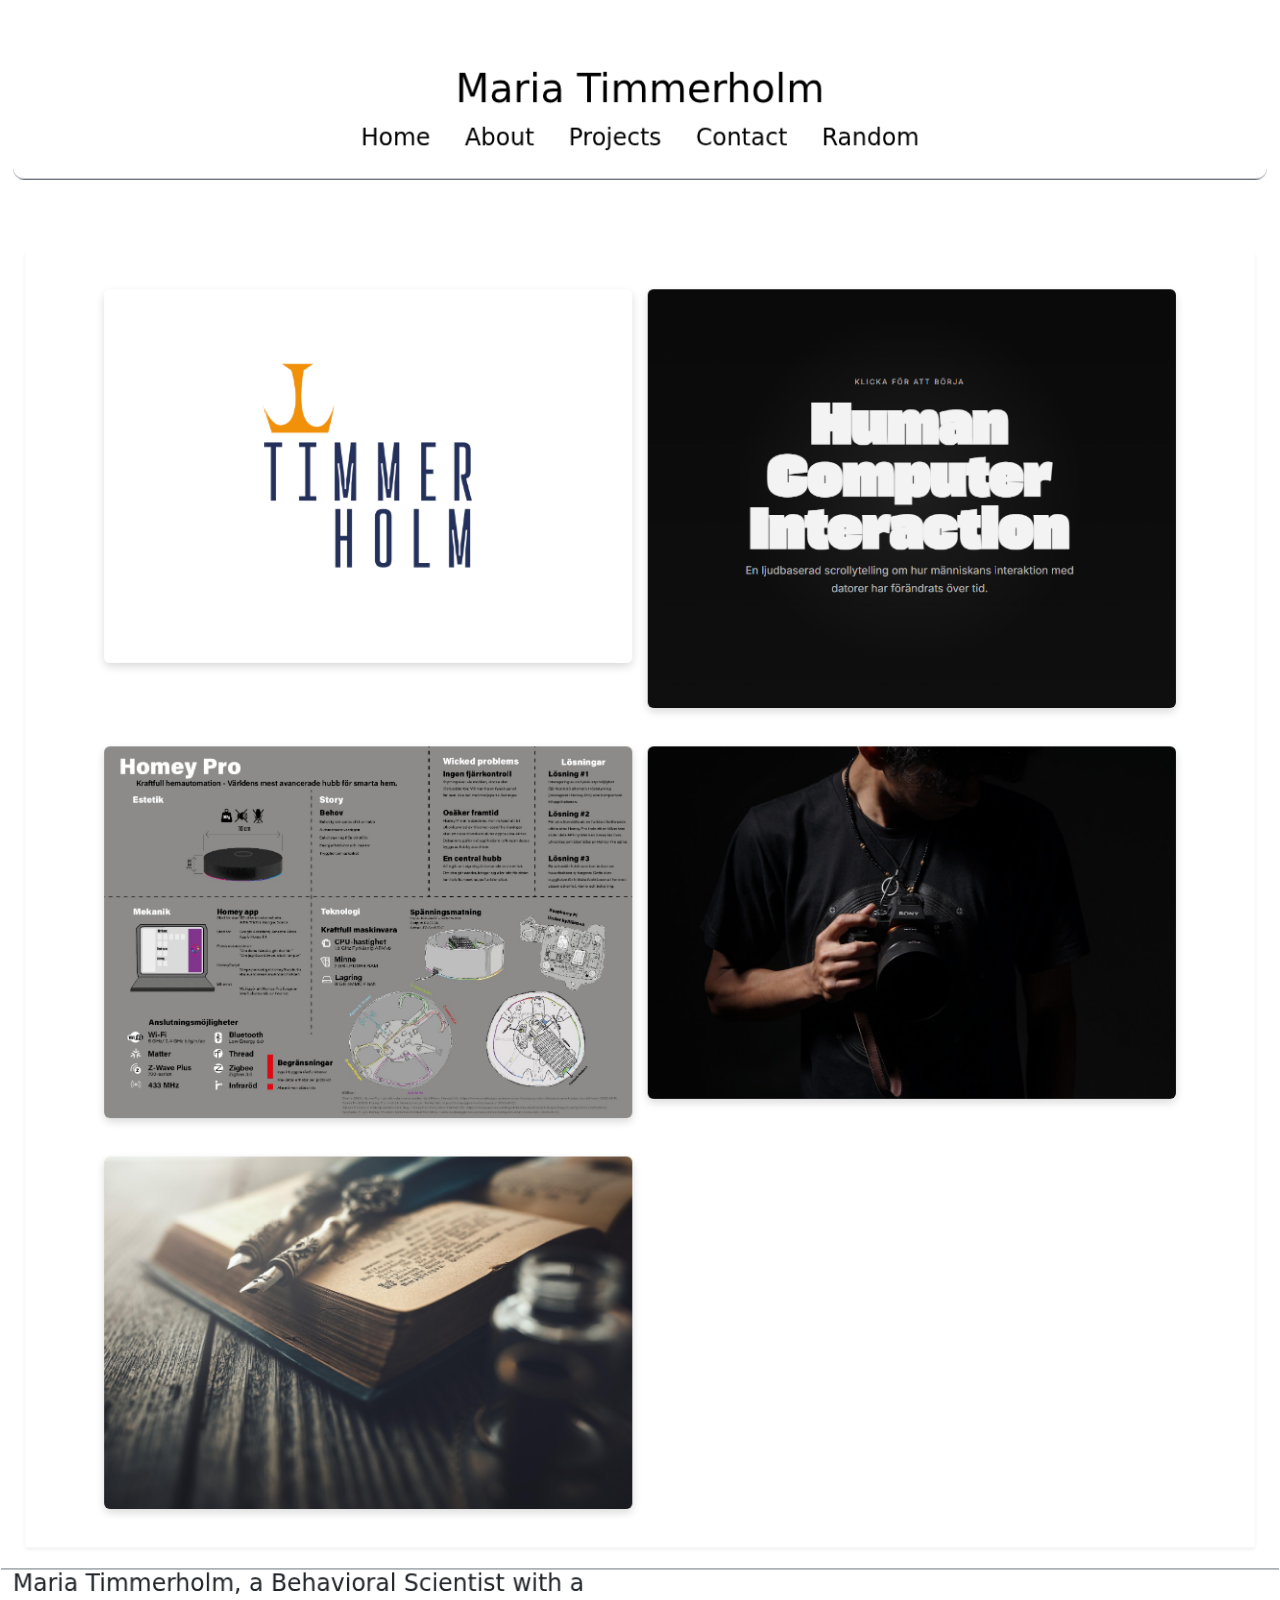
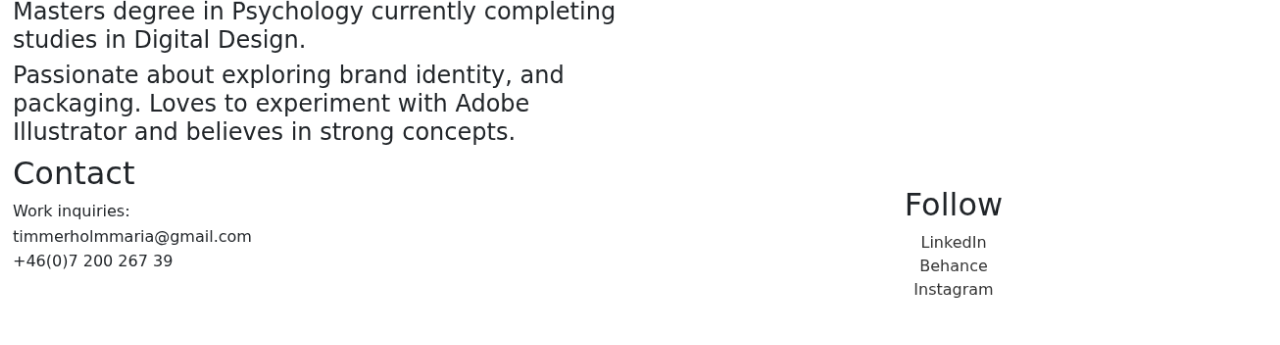
<file: index.html>
<!DOCTYPE html>
<html lang="en">
  <head>
    <meta charset="UTF-8" />
    <meta name="viewport" content="width=device-width, initial-scale=1.0" />
    <title>My Portfolio</title>
    <!-- Google Font -->
    <link href="https://fonts.googleapis.com/css2?family=Inter:wght@400;600&display=swap" rel="stylesheet">
    <!-- Bootstrap CSS -->
    <link href="https://cdn.jsdelivr.net/npm/bootstrap@5.3.2/dist/css/bootstrap.min.css" rel="stylesheet">
    <!-- Egen CSS -->
    <link href="style.css" rel="stylesheet">
  </head>
  <body>
    <header class="fade-in border-bottom border-secondary delay-1 fade-section">
      <h1>Maria Timmerholm</h1>
      <nav>
        <a href="index.html">Home</a>
        <a href="about.html">About</a>
        <a href="projects.html">Projects</a>
        <a href="contact.html">Contact</a>
        <a href="random.html">Random</a>
      </nav>
    </header>
    <!-- MAIN -->
    <main class="fade-in delay-2 fade-section">
      <!-- PROJECTS-DEL -->
      <section class="projects shadow-sm p-3 mb-5 fade-in delay-2 fade-section">
        <div class="container mt-4 text-center">
          <div class="row g-3">
            <div class="col-md-6 mb-4">
              <div class="project-img">
                <img src="images/project1.jpg" class="img-fluid rounded" alt="Project 1">
                <div class="pdf-overlay">
                  <a href="packages.html" target="_blank" class="btn btn-light">View "Packages"</a>
                </div>
              </div>
            </div>
            <div class="col-md-6 mb-4">
              <div class="project-img">
                <img src="images/HCI.png" class="img-fluid rounded" alt="Human computer interaction">
                <div class="pdf-overlay">
                  <a href="hci.html" target="_blank" class="btn btn-light"> View "Human Computer Interaction"</a>
                </div>
              </div>          
            </div>
            <div class="col-md-6 mb-4">
              <div class="project-img">
                <img src="images/homeypro.jpg" class="img-fluid rounded" alt="Homey Pro">
                <div class="pdf-overlay">
                  <a href="homeypro.html" target="_blank" class="btn btn-light">View "Homey Pro"</a>
                </div>
              </div>
            </div>
            <div class="col-md-6 mb-4">
              <div class="project-img">
                <img src="images/professions.jpg" class="img-fluid rounded" alt="Literature">
                <div class="pdf-overlay">
                  <a href="professions.html" target="_blank" class="btn btn-light">View "Multimodal Era"</a>
                </div>
              </div>
            </div>
            <div class="col-md-6 mb-4">
              <div class="project-img">
                <img src="images/literature.jpg" class="img-fluid rounded" alt="Professions">
                <div class="pdf-overlay">
                  <a href="literature.html" target="_blank" class="btn btn-light"> View Literature</a>
                </div>
              </div>
            </div>
          </div>
        </div>
      </section>
      <section>
        <div class="row border-top border-secondary mt-3">
          <div class="col text-left">
            <h4>Maria Timmerholm, a Behavioral Scientist with a Masters degree in Psychology currently completing studies in Digital Design.</h4>
            <h4>Passionate about exploring brand identity, and packaging. Loves to experiment with Adobe Illustrator and believes in strong concepts.</h4>
          </div>
          <div class="col">
          </div>
        </div>
      </section>
      <section>
        <div class="d-flex justify-content-between">
          <div class="col text-left">
            <h2>Contact</h2>
            <p>Work inquiries:</p>
            <p>timmerholmmaria@gmail.com</p>
            <p>+46(0)7 200 267 39</p>
          </div>
          <div class="social-links col text-right">
            <h2>Follow</h2>
            <ul>
              <li><a href="https://www.linkedin.com/in/maria-timmerholm-558041135/" target="_blank">LinkedIn</a>
              <li><a href="NN">Behance</a></li>
              <li><a href="https://www.instagram.com/mariat.design" target="_blank">Instagram</a>
            </ul>
          </div>
        </div>
      </section>
    </main>
    <footer class="fade-in text-center border-top border-secondary delay-3 fade-section">
      <p>&copy; 2026 Maria Timmerholm</p>
    </footer>
    <script src="script.js"></script>
  </body>
</html>
</file>
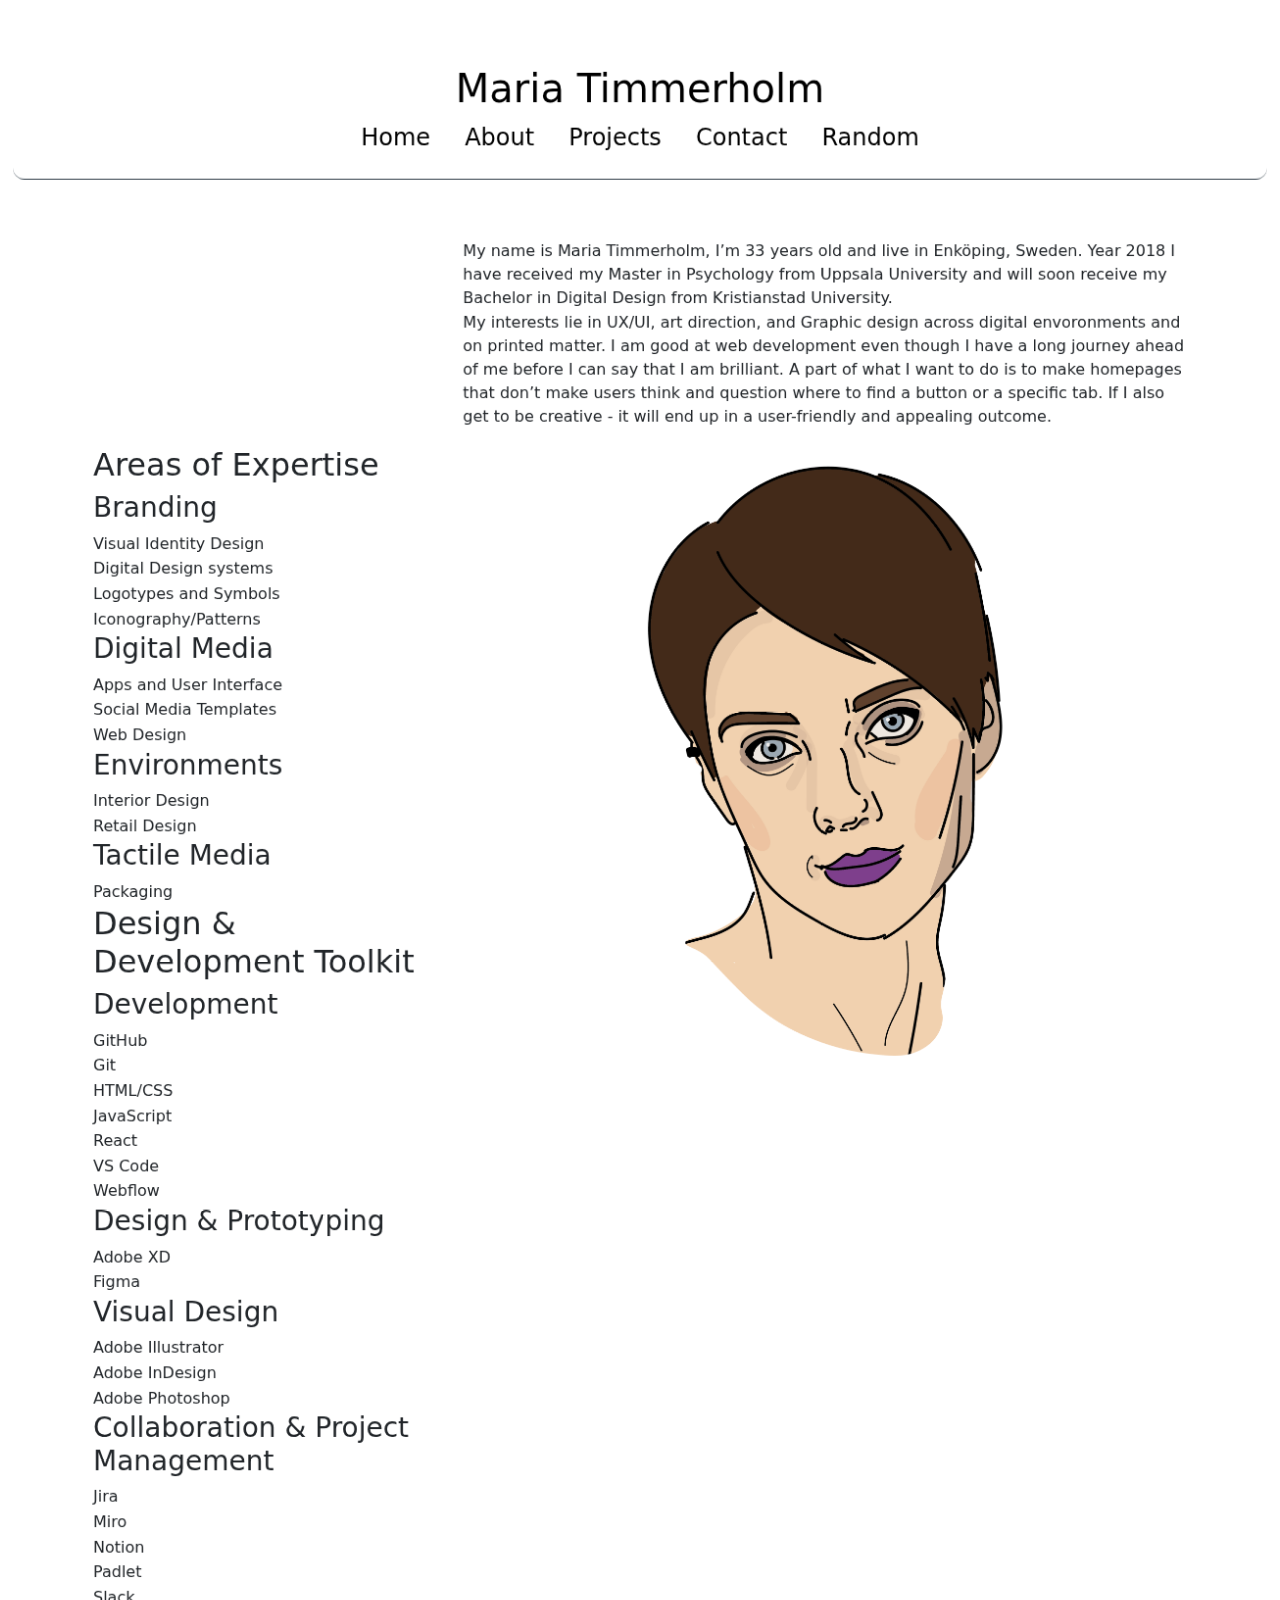
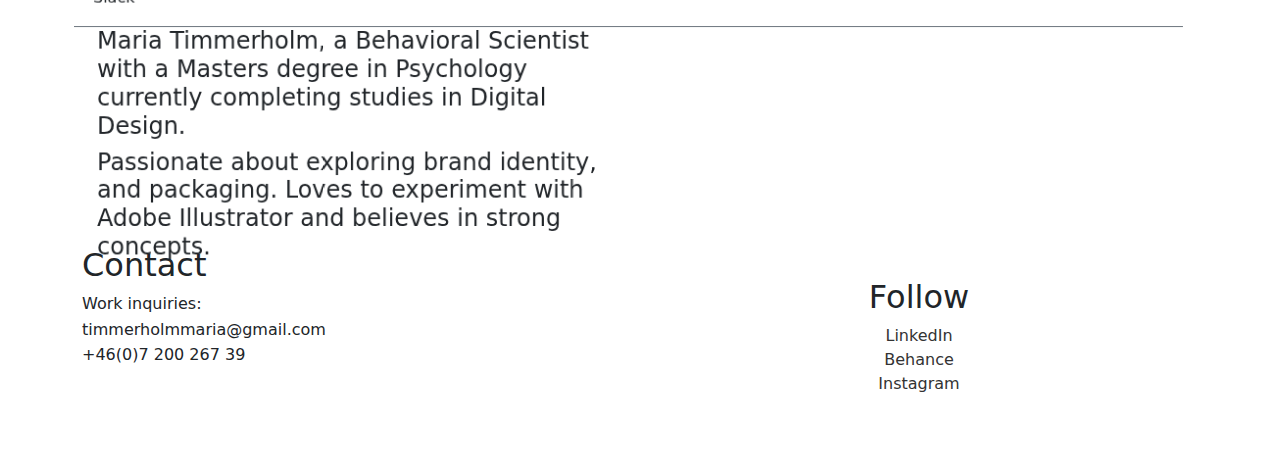
<file: about.html>
<!DOCTYPE html>
<html lang="en">
  <head>
    <meta charset="UTF-8" />
    <meta name="viewport" content="width=device-width, initial-scale=1.0" />
    <title>My Portfolio</title>
    <!-- Google Font -->
    <link href="https://fonts.googleapis.com/css2?family=Inter:wght@400;600&display=swap" rel="stylesheet">
    <!-- Bootstrap CSS -->
    <link href="https://cdn.jsdelivr.net/npm/bootstrap@5.3.2/dist/css/bootstrap.min.css" rel="stylesheet">
    <!-- Egen CSS -->
    <link href="style.css" rel="stylesheet">
  </head>
  <body>
    <header class="fade-in border-bottom border-secondary delay-1 fade-section">
      <h1>Maria Timmerholm</h1>
      <nav>
        <a href="index.html">Home</a>
        <a href="about.html">About</a>
        <a href="projects.html">Projects</a>
        <a href="contact.html">Contact</a>
        <a href="random.html">Random</a>
      </nav>
    </header>
    <main class="container text-left mt-3">
       <section class="about row fade-in delay-2 fade-section">
        <div class="container mt-4">
          <div class="row g-3">
            <div class="col-4">
            </div>
            <div class="col-8">
              <p>My name is Maria Timmerholm, I’m 33 years old and live in Enköping, Sweden. Year 2018 I have received
                my Master in Psychology from Uppsala University and will soon receive my 
              Bachelor in Digital Design from Kristianstad University. </p>
              <p>My interests lie in UX/UI, art direction, and Graphic design across digital envoronments and on printed
                matter. I am good at web development even though I have a long journey ahead of me before I can say
              that I am brilliant. A part of what I want to do is to make homepages that 
              don’t make users think and question where to find a button or a specific tab. 
              If I also get to be creative - it will end up in a user-friendly and appealing 
              outcome.</p>
            </div>
            <div class="col-4">
              <h2>Areas of Expertise</h2>
              <div class="expertise">
                <h3>Branding</h3>
                <div class="bs-tertiary-color">
                  <p>Visual Identity Design</p>
                  <p>Digital Design systems</p>
                  <p>Logotypes and Symbols</p>
                  <p>Iconography/Patterns</p>
                </div>
                <h3>Digital Media</h3>
                  <p>Apps and User Interface</p>
                  <p>Social Media Templates</p>
                  <p>Web Design</p>
                <h3>Environments</h3>
                  <p>Interior Design</p>
                  <p>Retail Design</p>
                <h3>Tactile Media</h3>
                  <p>Packaging</p>
              </div>
              <h2>Design & Development Toolkit</h2>
              <div class="expertise">
                <h3>Development</h3>
                <div class="bs-tertiary-color">
                  <p>GitHub</p>
                  <p>Git</p>
                  <p>HTML/CSS</p>
                  <p>JavaScript</p>
                  <p>React</p>
                  <p>VS Code</p>
                  <p>Webflow</p>
                </div>
                <h3>Design & Prototyping</h3>
                  <p>Adobe XD</p>
                  <p>Figma</p>
                <h3>Visual Design</h3>
                  <p>Adobe Illustrator</p>
                  <p>Adobe InDesign</p>
                  <p>Adobe Photoshop</p>
                <h3>Collaboration & Project Management</h3>
                  <p>Jira</p>
                  <p>Miro</p>
                  <p>Notion</p>
                  <p>Padlet</p>
                  <p>Slack</p>
              </div>
            </div>
            <!-- Image with hidden PDF button on hover -->
            <div class="col-8 text-center">
              <div class="image-wrapper">
                <img src="images/jag2.png" alt="Maria Timmerholm" class="profile-image mt-3">
                <div class="pdf-overlay">
                  <a href="files/CV.pdf" target="_blank" class="btn btn-light">View CV swe (PDF)</a>
                </div>
              </div>
            </div>
            <div class="row border-top border-secondary mt-3">
              <div class="col text-left">
                <h4>Maria Timmerholm, a Behavioral Scientist with a Masters degree in Psychology currently completing studies in Digital Design.</h4>
                <h4>Passionate about exploring brand identity, and packaging. Loves to experiment with Adobe Illustrator and believes in strong concepts.</h4>
              </div>
              <div class="col">
              </div>
            </div>
          </div>
      </section>
        <div class="d-flex justify-content-between">
          <div class="col text-left">
            <h2>Contact</h2>
            <p>Work inquiries:</p>
            <p>timmerholmmaria@gmail.com</p>
            <p>+46(0)7 200 267 39</p>
          </div>
          <div class="social-links col text-right">
            <h2>Follow</h2>
            <ul>
              <li><a href="https://www.linkedin.com/in/maria-timmerholm-558041135/" target="_blank">LinkedIn</a>
              <li><a href="NN">Behance</a></li>
              <li><a href="https://www.instagram.com/mariat.design" target="_blank">Instagram</a>
            </ul>
          </div>
        </div>
      </section>
    </main>
    <footer class="fade-in text-center border-top border-secondary delay-3 fade-section">
      <p>&copy; 2026 Maria Timmerholm</p>
    </footer>
    <script src="script.js"></script>
  </body>
</html>
</file>
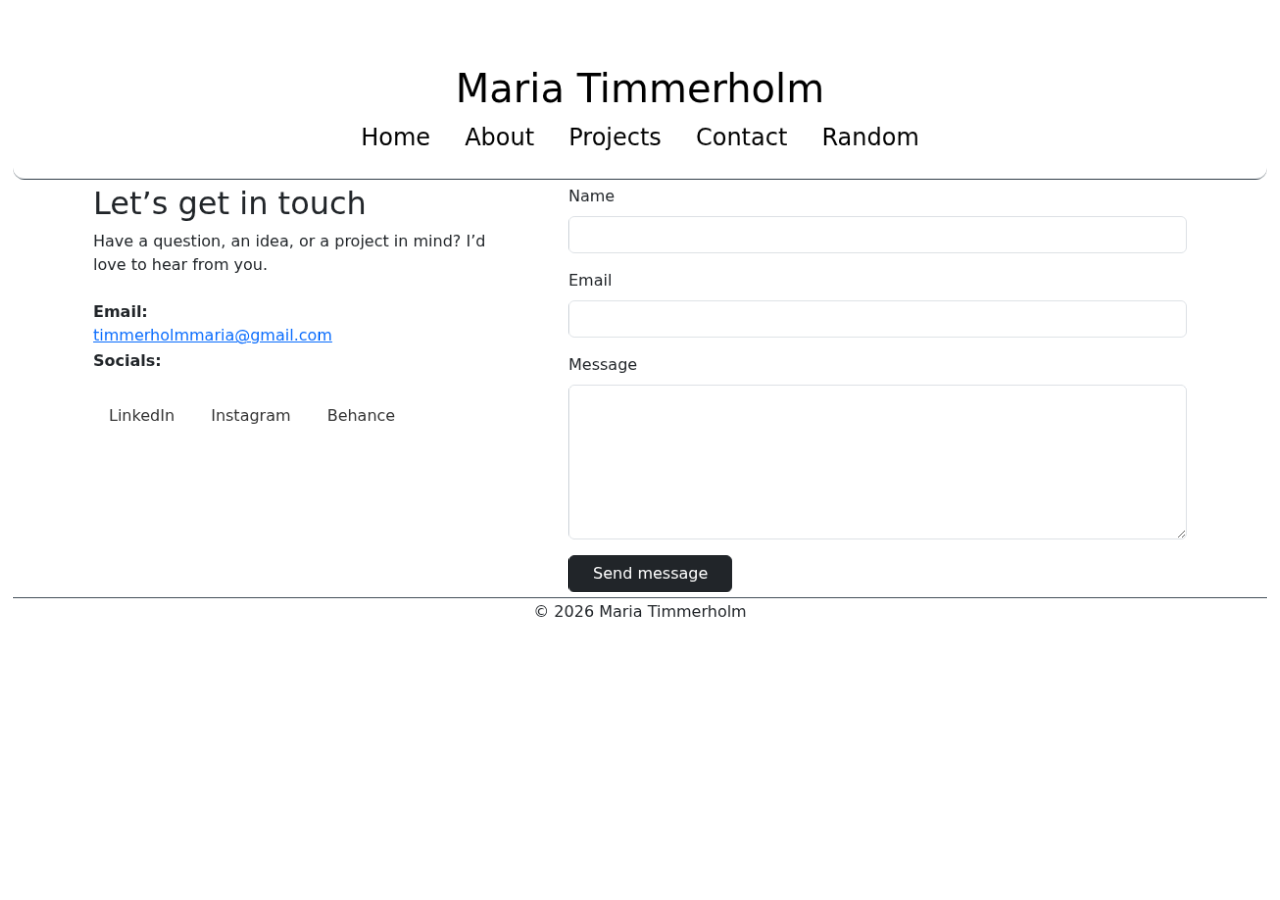
<file: contact.html>
<!DOCTYPE html>
<html lang="en">
  <head>
    <meta charset="UTF-8" />
    <meta name="viewport" content="width=device-width, initial-scale=1.0" />
    <title>Contact | Maria Timmerholm</title>
    <link href="https://fonts.googleapis.com/css2?family=Inter:wght@400;600&display=swap" rel="stylesheet">
    <link href="https://cdn.jsdelivr.net/npm/bootstrap@5.3.2/dist/css/bootstrap.min.css" rel="stylesheet">
    <link href="style.css" rel="stylesheet">
  </head>
  <body>
    <header class="fade-in delay-1 fade-section border-bottom border-secondary">
      <h1>Maria Timmerholm</h1>
      <nav>
        <a href="index.html">Home</a>
        <a href="about.html">About</a>
        <a href="projects.html">Projects</a>
        <a href="contact.html">Contact</a>
        <a href="random.html">Random</a>
      </nav>
    </header>
    <main class="container contact-page fade-in delay-2 fade-section">
      <section class="contact-card">
        <div class="row g-5 align-items-start">
          <div class="col-lg-5">
            <h2>Let’s get in touch</h2>
            <p>
              Have a question, an idea, or a project in mind? I’d love to hear from you.
            </p>

            <div class="contact-info mt-4">
              <p><strong>Email:</strong><br>
                <a href="mailto:timmerholmmaria@gmail.com">timmerholmmaria@gmail.com</a>
              </p>

              <p><strong>Socials:</strong></p>
              <div class="social-links text-start">
                <a href="https://www.linkedin.com/in/maria-timmerholm-558041135/" target="_blank">LinkedIn</a>
                <a href="https://www.instagram.com/mariat.design" target="_blank">Instagram</a>
                <a href="https://www.behance.net/mariatimmerholm" target="_blank">Behance</a>
              </div>
            </div>
          </div>
          <div class="col-lg-7">
            <form action="https://formsubmit.co/timmerholmmaria@gmail.com" method="POST" class="contact-form">
              <!-- FormSubmit settings -->
              <input type="hidden" name="_captcha" value="false">
              <input type="hidden" name="_subject" value="New message from portfolio website">
              <input type="hidden" name="_next" value="thanks.html">
              <div class="mb-3">
                <label for="name" class="form-label">Name</label>
                <input id="name" type="text" name="name" class="form-control" required>
              </div>
              <div class="mb-3">
                <label for="email" class="form-label">Email</label>
                <input id="email" type="email" name="email" class="form-control" required>
              </div>
              <div class="mb-3">
                <label for="message" class="form-label">Message</label>
                <textarea id="message" name="message" rows="6" class="form-control" required></textarea>
              </div>
              <button type="submit" class="btn btn-dark px-4">Send message</button>
            </form>
          </div>
        </div>
      </section>
    </main>
    <footer class="fade-in text-center border-top border-secondary delay-3 fade-section">
      <p>&copy; 2026 Maria Timmerholm</p>
    </footer>
    <script src="script.js"></script>
  </body>
</html>
</file>
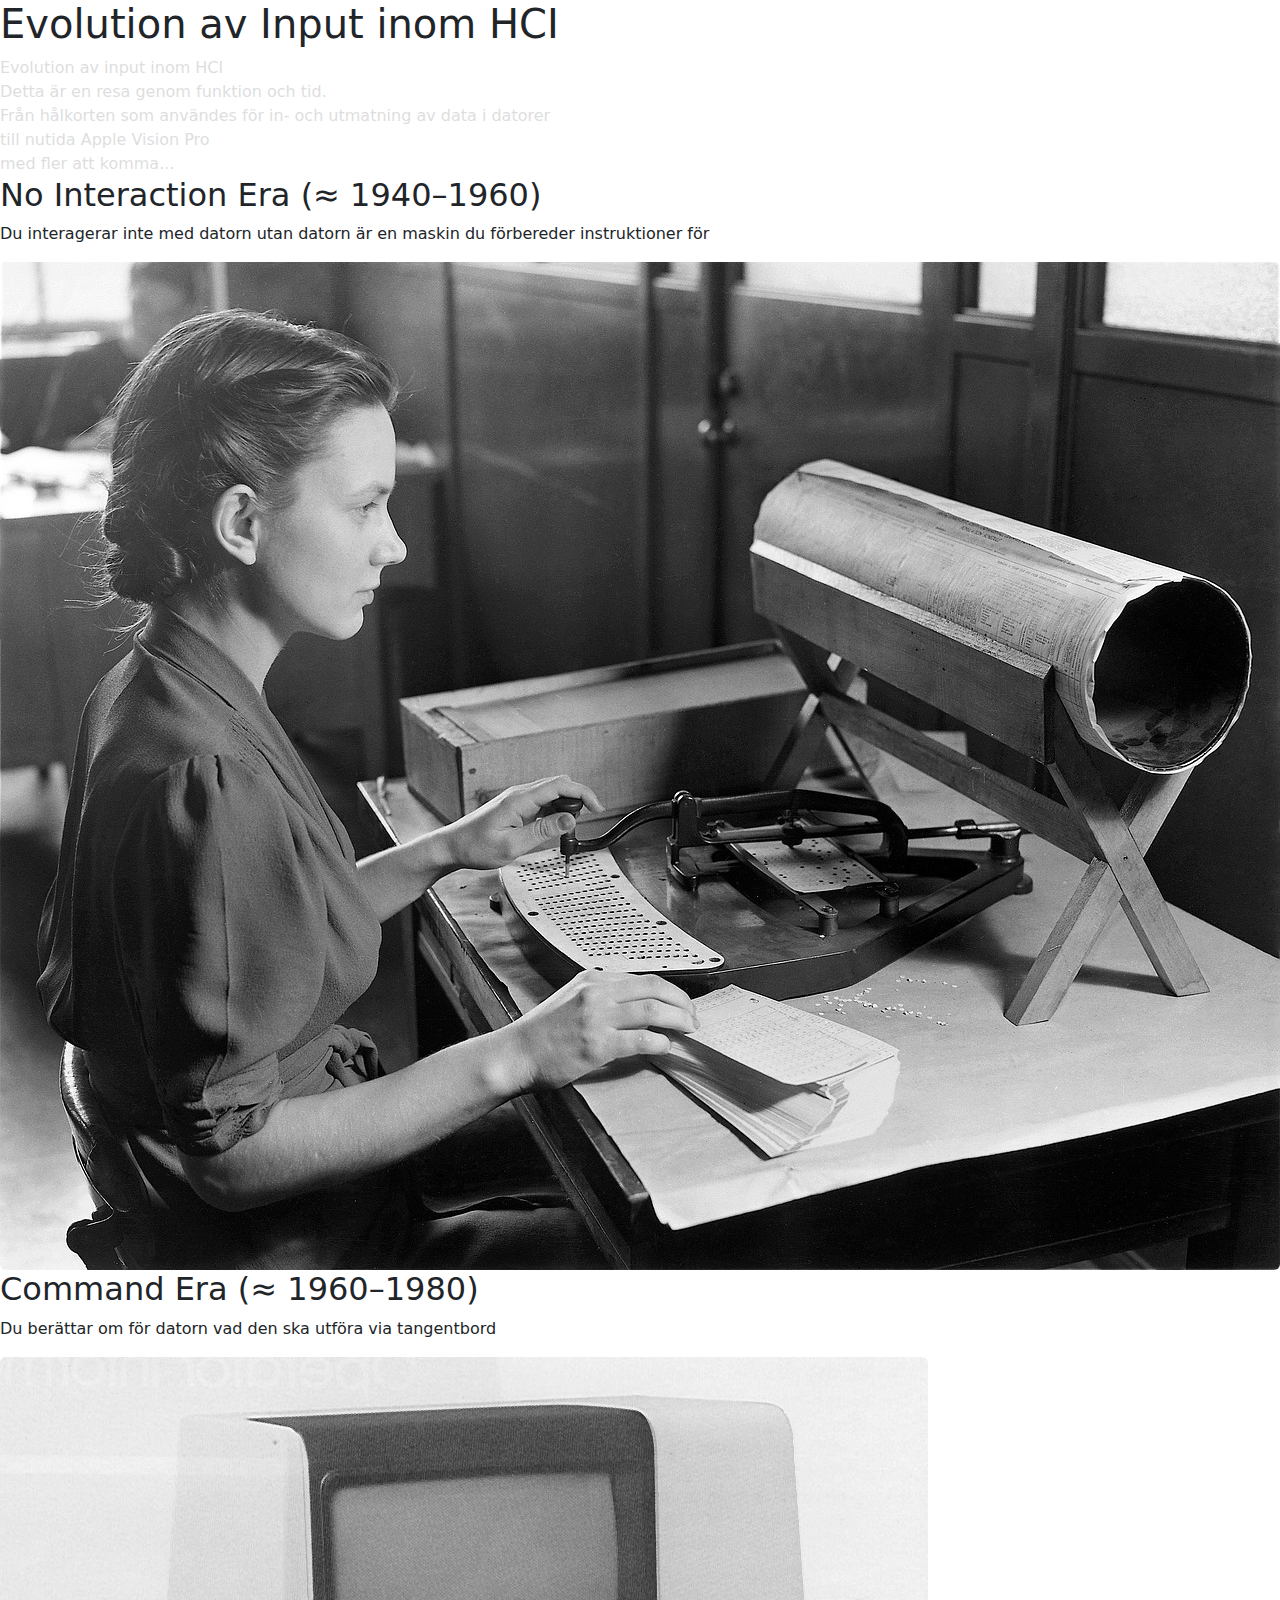
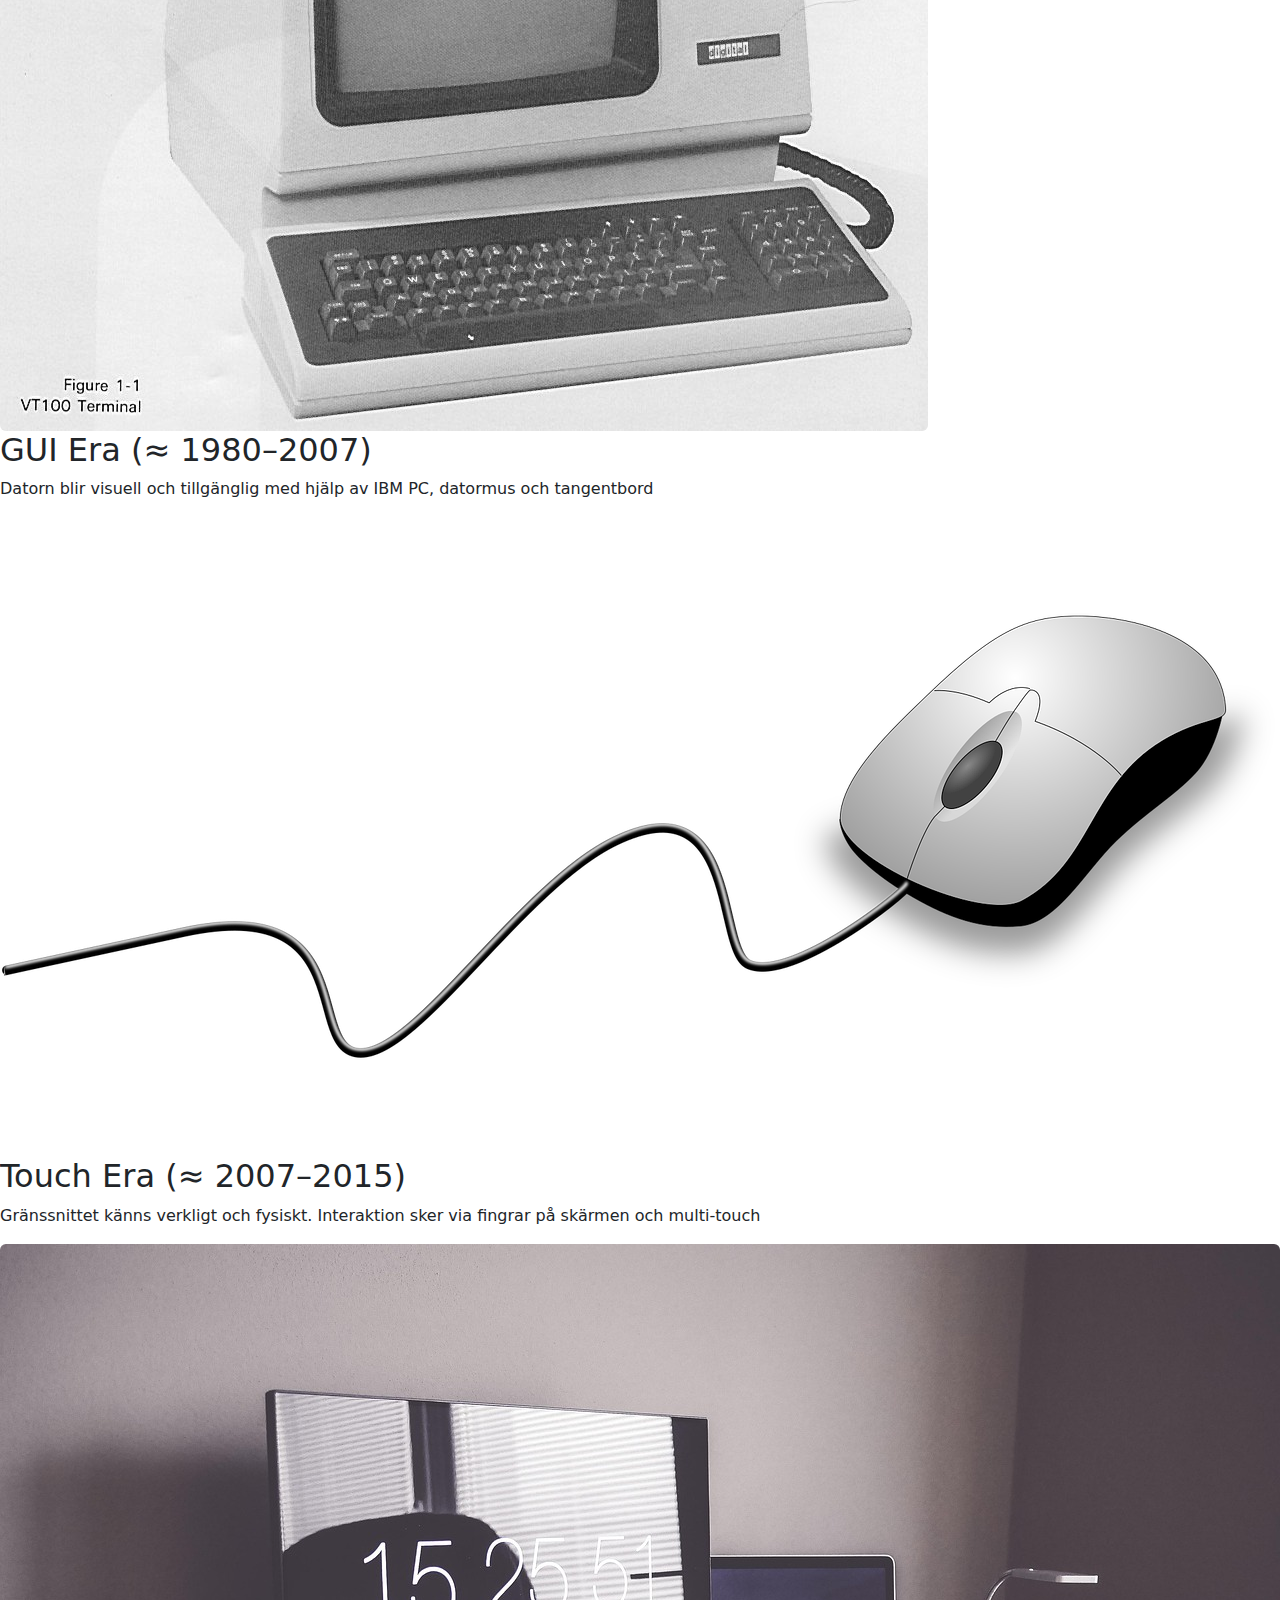
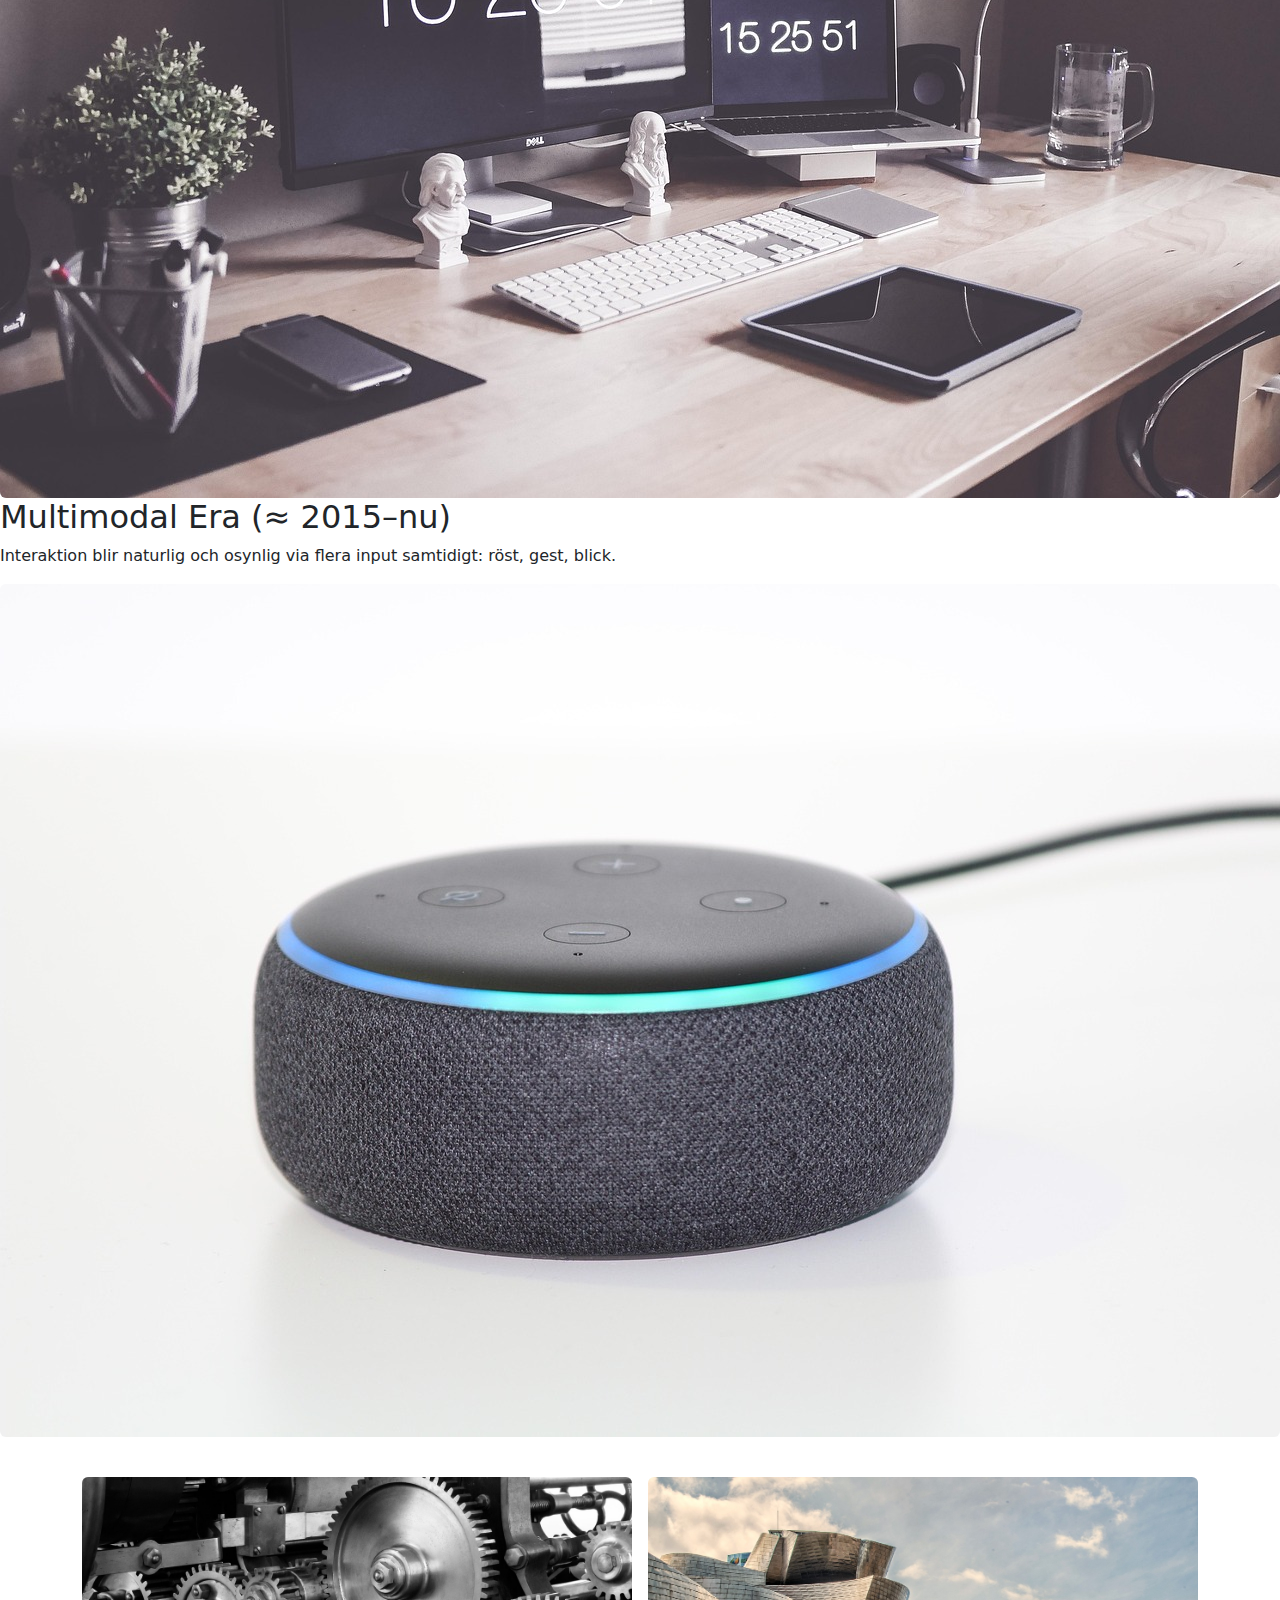
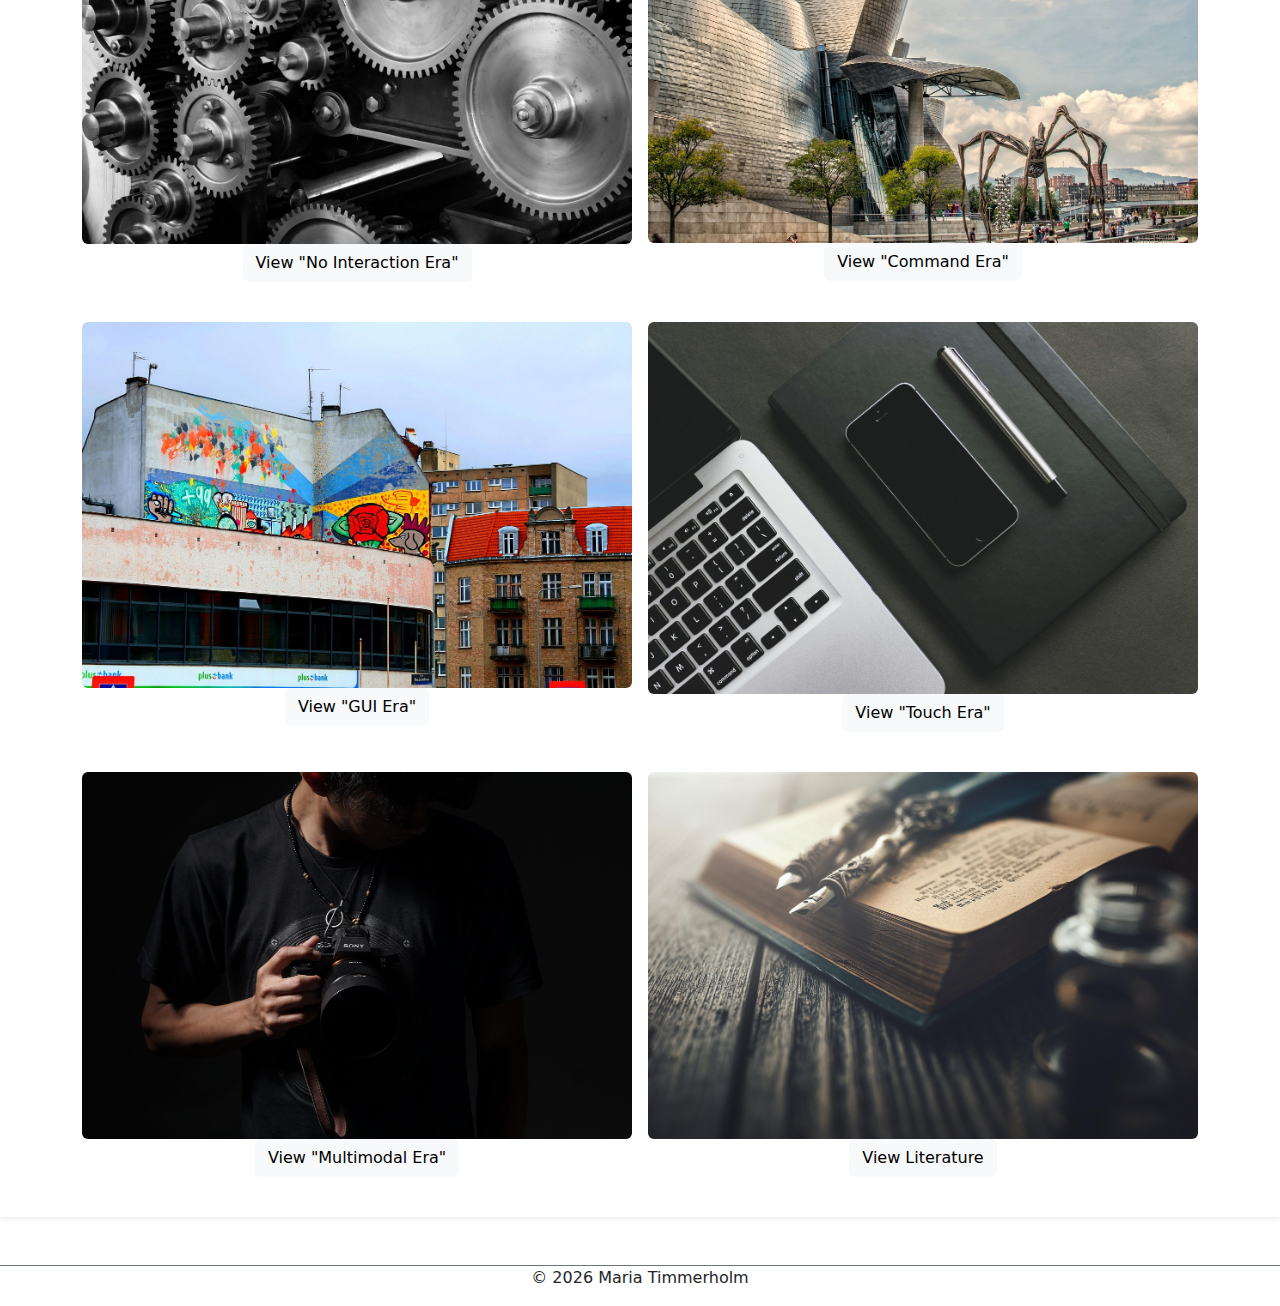
<file: digitaldesign.html>
<!DOCTYPE html>
<html lang="en">
  <head>
    <meta charset="UTF-8" />
    <meta name="viewport" content="width=device-width, initial-scale=1.0" />
    <title>My Portfolio</title>
    <!-- Google Font -->
    <link href="https://fonts.googleapis.com/css2?family=Inter:wght@400;600&display=swap" rel="stylesheet">
    <!-- Bootstrap CSS -->
    <link href="https://cdn.jsdelivr.net/npm/bootstrap@5.3.2/dist/css/bootstrap.min.css" rel="stylesheet">
    <!-- Egen CSS -->
    <link href="story.css" rel="stylesheet">
  </head>
  <body>
    <div class="intro">
      <div class="panel-left"></div>
      <div class="panel-center"></div>
      <div class="panel-right"></div>
      <h1 class="intro-title">Evolution av Input inom HCI</h1>
    </div>
    <main>
      <!-- SCROLL SECTION -->
      <section class="story-container"> 
        <div class="story-text">Evolution av input inom HCI</div> 
        <div class="story-text">Detta är en resa genom funktion och tid.</div> 
        <div class="story-text">Från hålkorten som användes för in- och utmatning av data i datorer</div> 
        <div class="story-text">till nutida Apple Vision Pro</div> 
        <div class="story-text">med fler att komma...</div>
      </section>
      <!-- ERA SECTIONS -->
      <section class="era era-1">
        <div class="era-content">
          <h2>No Interaction Era (≈ 1940–1960)</h2>
          <p>Du interagerar inte med datorn utan datorn är en maskin du förbereder instruktioner för</p>
          <div class="era-images">
            <img src="images/punchedcards.jpg" alt="Punched cards" class="img-fluid rounded">
          </div>
        </div>
      </section>
      <section class="era era-2">
        <div class="era-content">
          <h2>Command Era (≈ 1960–1980)</h2>
          <p>Du berättar om för datorn vad den ska utföra via tangentbord</p>
          <div class="era-images">
            <img src="images/vt100.jpg" alt="DEC VT100" class="img-fluid rounded">
          </div>
        </div>
      </section>
      <section class="era era-3">
        <div class="era-content">
          <h2>GUI Era (≈ 1980–2007)</h2>
          <p>Datorn blir visuell och tillgänglig med hjälp av IBM PC, datormus och tangentbord</p>
          <div class="era-images">
            <img src="images/computermouse.png" alt="Computer Mouse" class="img-fluid rounded">
          </div>
        </div>
      </section>
      <section class="era era-4">
        <div class="era-content">
          <h2>Touch Era (≈ 2007–2015)</h2>
          <p>Gränssnittet känns verkligt och fysiskt. Interaktion sker via fingrar på skärmen och multi-touch</p>
          <div class="era-images">
            <img src="images/homeoffice.jpg" alt="Home Office" class="img-fluid rounded">
          </div>
        </div>
      </section>
      <section class="era era-1">
        <div class="era-content">
          <h2>Multimodal Era (≈ 2015–nu)</h2>
          <p>Interaktion blir naturlig och osynlig via flera input samtidigt: röst, gest, blick.</p>
          <div class="era-images">
            <img src="images/amazon.jpg" alt="Amazon Echo" class="img-fluid rounded">
          </div>
        </div>
      </section>
      <section class="projects shadow-sm p-3 mb-5 fade-in delay-2 fade-section">
        <div class="container mt-4 text-center">
          <div class="row g-3">
            <div class="col-md-6 mb-4">
              <div class="project-img">
                <img src="images/industrial.jpg" class="img-fluid rounded" alt="Industrialism">
                <div class="pdf-overlay">
                  <a href="industrialism.html" target="_blank" class="btn btn-light">View "No Interaction Era"</a>
                </div>
              </div>
            </div>
            <div class="col-md-6 mb-4">
              <div class="project-img">
                <img src="images/modern.jpg" class="img-fluid rounded" alt="Modernism">
                <div class="pdf-overlay">
                  <a href="modernism.html" target="_blank" class="btn btn-light"> View "Command Era"</a>
                </div>
              </div>
            </div>
            <div class="col-md-6 mb-4">
              <div class="project-img">
                <img src="images/postmodernism.jpg" class="img-fluid rounded" alt="Postmodernism">
                <div class="pdf-overlay">
                  <a href="postmodernism.html" target="_blank" class="btn btn-light"> View "GUI Era"</a>
                </div>
              </div>          
            </div>
            <div class="col-md-6 mb-4">
              <div class="project-img">
                <img src="images/digitaldesign.jpg" class="img-fluid rounded" alt="Digital Design">
                <div class="pdf-overlay">
                  <a href="digitaldesign.html" target="_blank" class="btn btn-light">View "Touch Era"</a>
                </div>
              </div>
            </div>
            <div class="col-md-6 mb-4">
              <div class="project-img">
                <img src="images/professions.jpg" class="img-fluid rounded" alt="Literature">
                <div class="pdf-overlay">
                  <a href="professions.html" target="_blank" class="btn btn-light">View "Multimodal Era"</a>
                </div>
              </div>
            </div>
            <div class="col-md-6 mb-4">
              <div class="project-img">
                <img src="images/literature.jpg" class="img-fluid rounded" alt="Professions">
                <div class="pdf-overlay">
                  <a href="literature.html" target="_blank" class="btn btn-light"> View Literature</a>
                </div>
              </div>
            </div>
         </div>
        </div>
      </section>
    </main>
    <footer class="fade-in text-center border-top border-secondary delay-3 fade-section">
      <p>&copy; 2026 Maria Timmerholm</p>
    </footer>
    <script src="script.js"></script>
  </body>
</html>
</file>
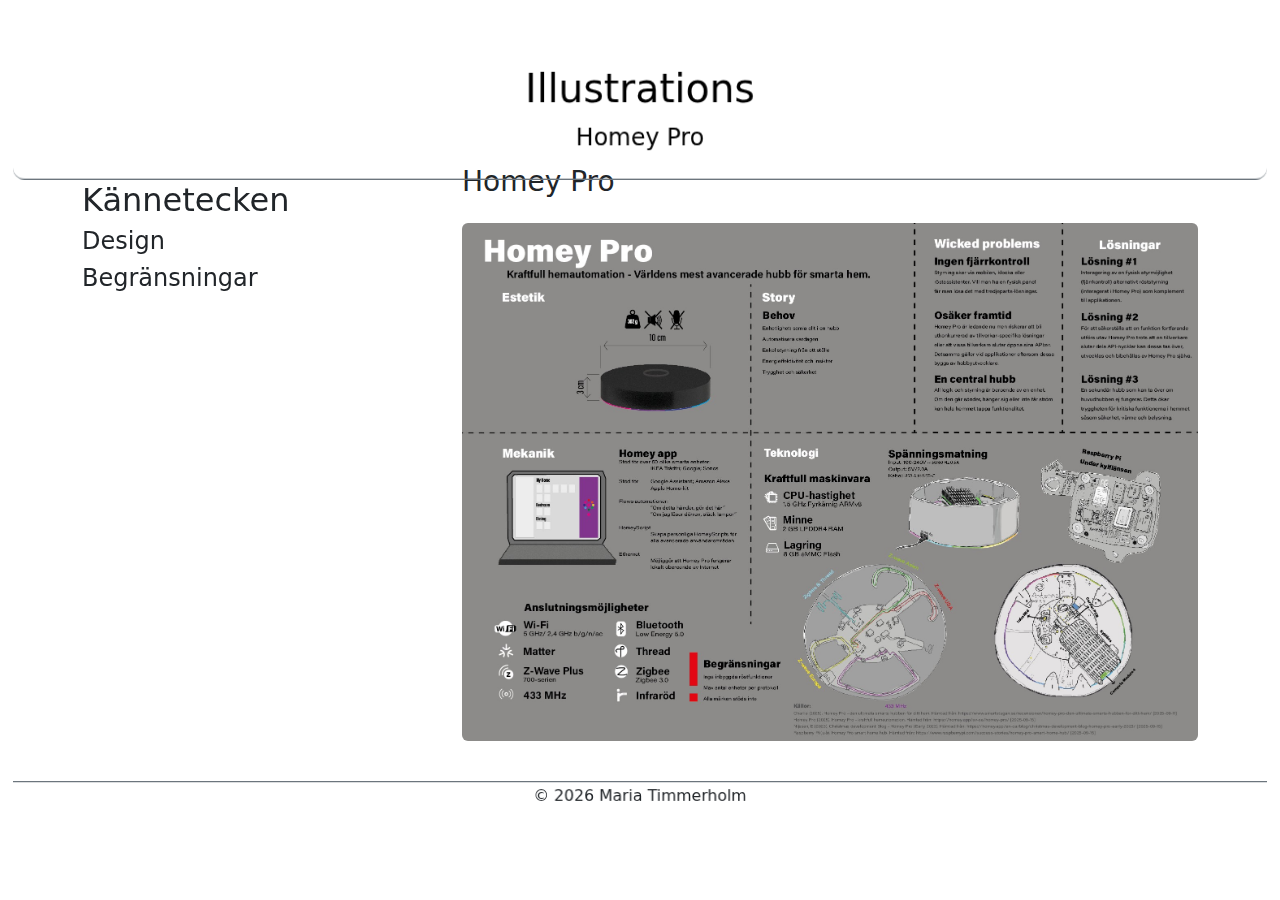
<file: homeypro.html>
<!DOCTYPE html>
<html lang="en">
    <head>
        <meta charset="UTF-8" />
        <meta name="viewport" content="width=device-width, initial-scale=1.0" />
        <title>My Portfolio</title>
        <!-- Google Font -->
        <link href="https://fonts.googleapis.com/css2?family=Inter:wght@400;600&display=swap" rel="stylesheet">
        <!-- Bootstrap CSS -->
        <link href="https://cdn.jsdelivr.net/npm/bootstrap@5.3.2/dist/css/bootstrap.min.css" rel="stylesheet">
        <!-- Egen CSS -->
        <link href="style.css" rel="stylesheet">
    </head>
    <body>
        <header class="fade-in border-bottom border-secondary delay-1 fade-section">
        <h1>Illustrations</h1>
        <nav>
            <a href="homeypro.html">Homey Pro</a>
            <!-- <a href="nyklassicism.html">Nyklassicismen</a> 
            <a href="wedgwood.html">Wedgwood</a>
            <a href="litteratur.html">Litteratur</a>
            <a href="random.html">Random</a> -->
        </nav>
        </header>
        <main class="container mt-4">
            <div class="row">
                <!-- Vänster sidokolumn -->
                <aside class="col-lg-4 mb-4">
                <div class="expertise sticky-top pt-3">
                    <h2>Kännetecken</h2>            
                    <h4>Design</h4>         
                    <h4>Begränsningar</h4>
                </div>
                </aside>
                <section class="col-lg-8">
                    <h3>Homey Pro</h3>
                    <div class="project-img mt-4">
                        <img src="images/homeypro.jpg" class="img-fluid rounded" alt="Homey Pro">
                    </div>
                </section>
            </div>
        </main>
        <footer class="fade-in text-center border-top border-secondary delay-3 fade-section">
        <p>&copy; 2026 Maria Timmerholm</p>
        </footer>
        <script src="script.js"></script>
    </body>
</html>
</file>
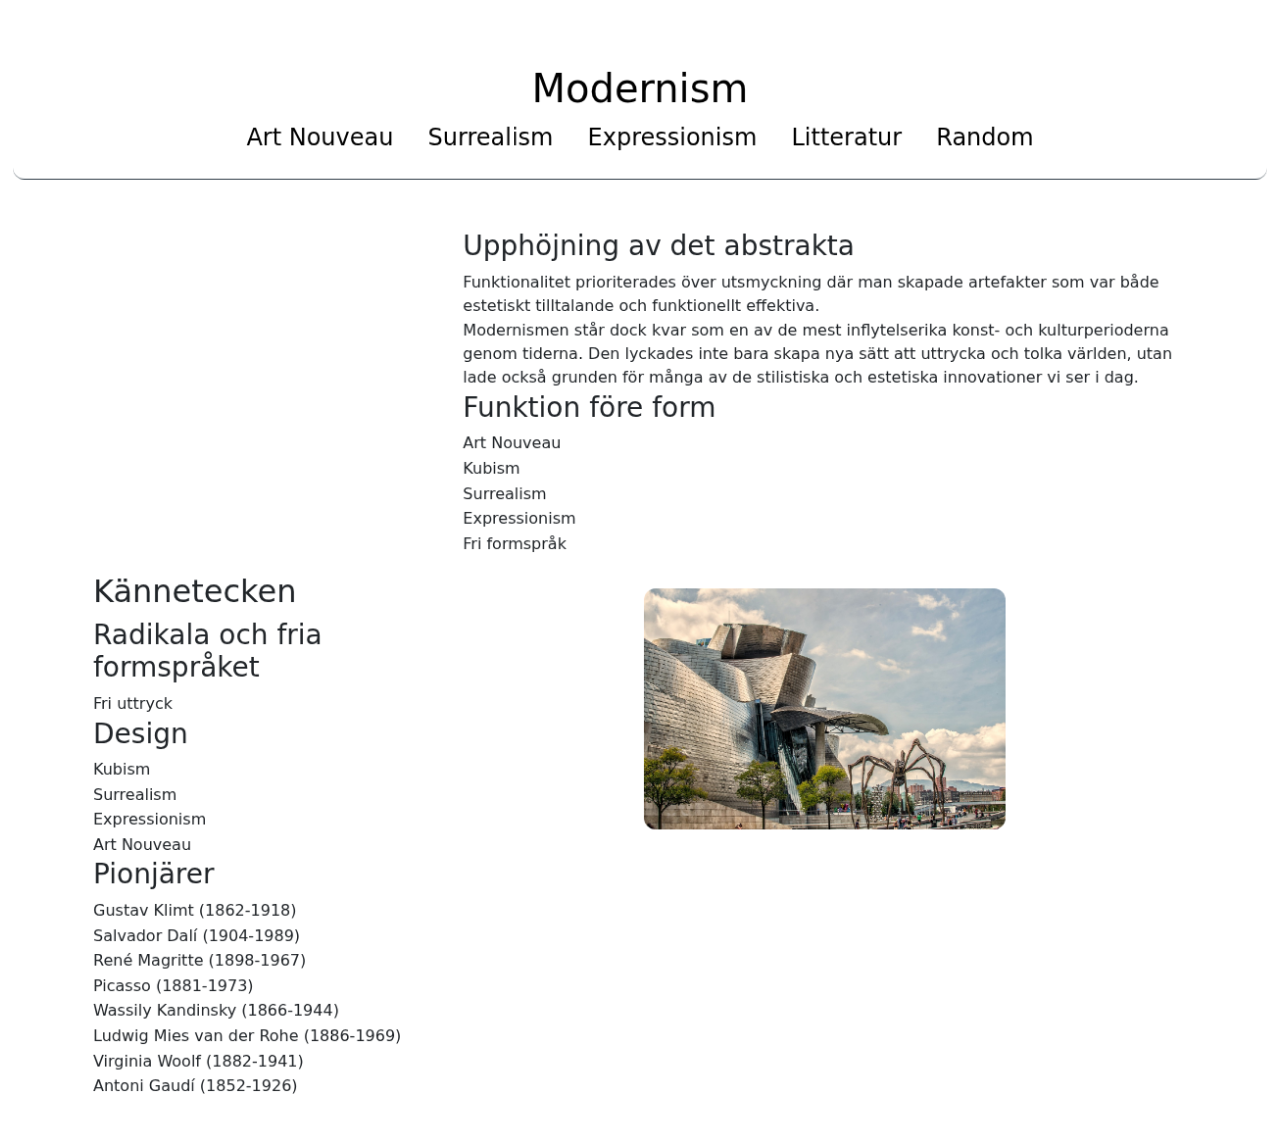
<file: modernism.html>
<!DOCTYPE html>
<html lang="en">
  <head>
    <meta charset="UTF-8" />
    <meta name="viewport" content="width=device-width, initial-scale=1.0" />
    <title>My Portfolio</title>
    <!-- Google Font -->
    <link href="https://fonts.googleapis.com/css2?family=Inter:wght@400;600&display=swap" rel="stylesheet">
    <!-- Bootstrap CSS -->
    <link href="https://cdn.jsdelivr.net/npm/bootstrap@5.3.2/dist/css/bootstrap.min.css" rel="stylesheet">
    <!-- Egen CSS -->
    <link href="style.css" rel="stylesheet">
  </head>
  <body>
    <header class="fade-in border-bottom border-secondary delay-1 fade-section">
      <h1>Modernism</h1>
      <nav>
        <a href="dengodasmaken.html">Art Nouveau</a>
        <a href="nyklassicism.html">Surrealism</a>
        <a href="wedgwood.html">Expressionism</a>
        <a href="litteratur.html">Litteratur</a>
        <a href="random.html">Random</a>
      </nav>
    </header>
    <main class="container text-left mt-3">
       <section class="about row fade-in delay-2 fade-section">
        <div class="container mt-4">
          <div class="row g-3">
            <div class="col-4">
            </div>
            <div class="col-8">
              <h3>Upphöjning av det abstrakta</h3>
              <p>Funktionalitet prioriterades över utsmyckning där man skapade artefakter som var både estetiskt tilltalande 
                och funktionellt effektiva. </p>
              <p>Modernismen står dock kvar som en av de mest inflytelserika konst- och kulturperioderna genom tiderna. 
                Den lyckades inte bara skapa nya sätt att uttrycka och tolka världen, 
                utan lade också grunden för många av de stilistiska och estetiska innovationer vi ser i dag. </p>
              <h3>Funktion före form</h3>
              <p>Art Nouveau</p>
              <p>Kubism</p>
              <p>Surrealism</p>
              <p>Expressionism</p>
              <p>Fri formspråk</p>
            </div>
            <div class="col-4">
              <h2>Kännetecken</h2>
              <div class="expertise">
                <h3>Radikala och fria formspråket</h3>
                <div class="bs-tertiary-color">
                  <p>Fri uttryck</p>
                </div>
                <h3>Design</h3>
                  <p>Kubism</p>
                  <p>Surrealism</p>
                  <p>Expressionism</p>
                  <p>Art Nouveau</p>
                <h3>Pionjärer</h3>
                  <p>Gustav Klimt (1862-1918)</p>
                  <p>Salvador Dalí (1904-1989)</p>
                  <p>René Magritte (1898-1967)</p>
                  <p>Picasso (1881-1973)</p>
                  <p>Wassily Kandinsky (1866-1944)</p>
                  <p>Ludwig Mies van der Rohe (1886-1969)</p>
                  <p>Virginia Woolf (1882-1941)</p>
                  <p>Antoni Gaudí (1852-1926)</p>
              </div>
            </div>
            <!-- Image with hidden PDF button on hover -->
            <div class="col-8 text-center">
              <div class="image-wrapper">
                <img src="images/modern.jpg" alt="Modernism" class="profile-image mt-3">
                <div class="pdf-overlay">
                  <a href="files/CV.pdf" target="_blank" class="btn btn-light">View CV swe (PDF)</a>
                </div>
              </div>
            </div>
          </div>
      </section>
      </section>
    </main>
    <footer class="fade-in text-center border-top border-secondary delay-3 fade-section">
      <p>&copy; 2026 Maria Timmerholm</p>
    </footer>
    <script src="script.js"></script>
  </body>
</html>
</file>
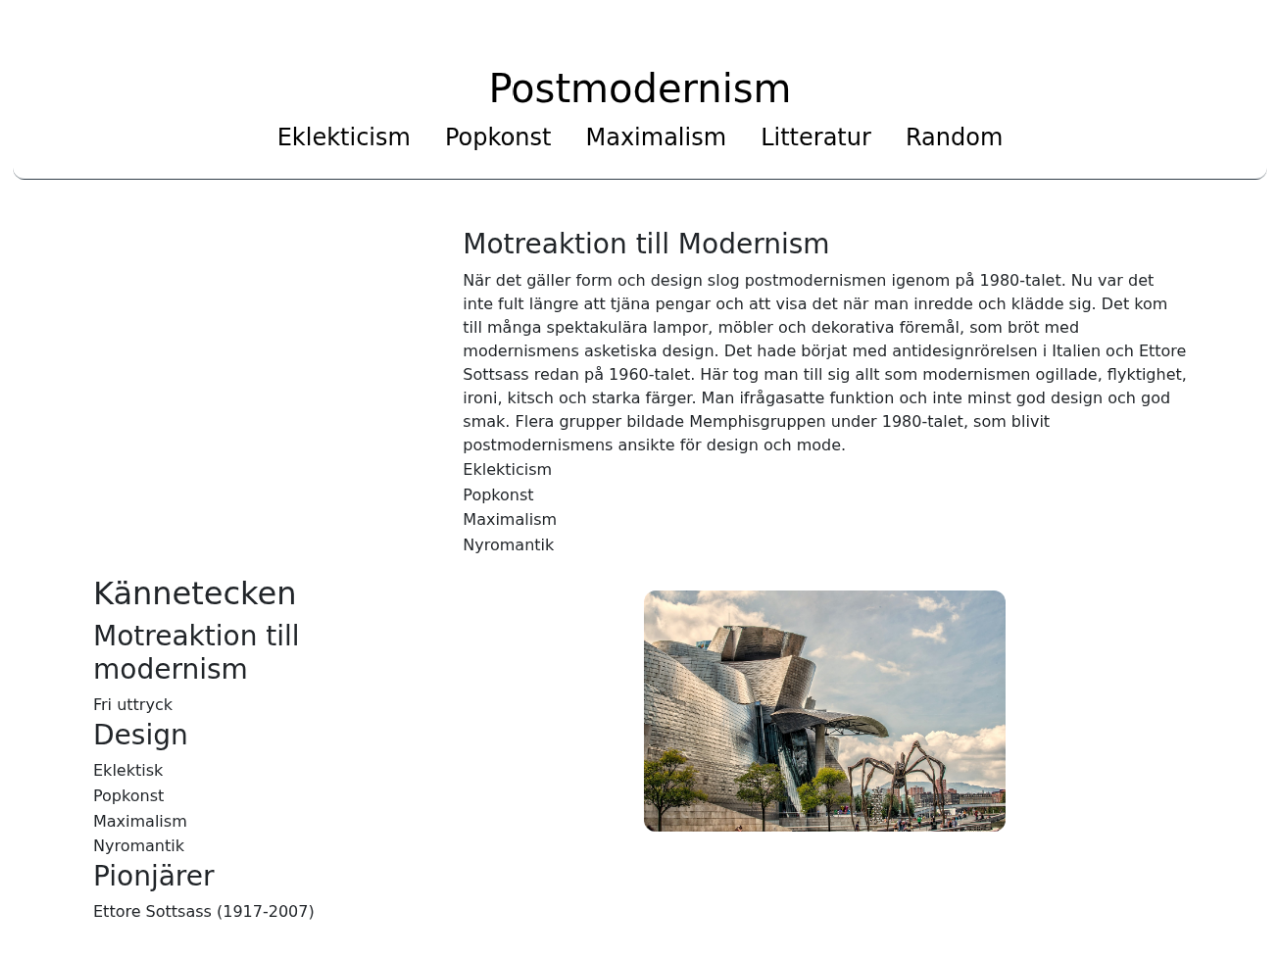
<file: postmodernism.html>
<!DOCTYPE html>
<html lang="en">
  <head>
    <meta charset="UTF-8" />
    <meta name="viewport" content="width=device-width, initial-scale=1.0" />
    <title>My Portfolio</title>
    <!-- Google Font -->
    <link href="https://fonts.googleapis.com/css2?family=Inter:wght@400;600&display=swap" rel="stylesheet">
    <!-- Bootstrap CSS -->
    <link href="https://cdn.jsdelivr.net/npm/bootstrap@5.3.2/dist/css/bootstrap.min.css" rel="stylesheet">
    <!-- Egen CSS -->
    <link href="style.css" rel="stylesheet">
  </head>
  <body>
    <header class="fade-in border-bottom border-secondary delay-1 fade-section">
      <h1>Postmodernism</h1>
      <nav>
        <a href="dengodasmaken.html">Eklekticism</a>
        <a href="nyklassicism.html">Popkonst</a>
        <a href="wedgwood.html">Maximalism</a>
        <a href="litteratur.html">Litteratur</a>
        <a href="random.html">Random</a>
      </nav>
    </header>
    <main class="container text-left mt-3">
       <section class="about row fade-in delay-2 fade-section">
        <div class="container mt-4">
          <div class="row g-3">
            <div class="col-4">
            </div>
            <div class="col-8">
              <h3>Motreaktion till Modernism</h3>
              <p>När det gäller form och design slog postmodernismen igenom på 1980-talet. 
                Nu var det inte fult längre att tjäna pengar och att visa det när man inredde och klädde sig. 
                Det kom till många spektakulära lampor, möbler och dekorativa föremål, som bröt med modernismens asketiska design.
                Det hade börjat med antidesignrörelsen i Italien och Ettore Sottsass redan på 1960-talet. 
                Här tog man till sig allt som modernismen ogillade, flyktighet, ironi, kitsch och starka färger. 
                Man ifrågasatte funktion och inte minst god design och god smak. 
                Flera grupper bildade Memphisgruppen under 1980-­talet, som blivit postmodernismens ansikte för design och mode. </p>
                  <p>Eklekticism</p>
                  <p>Popkonst</p>
                  <p>Maximalism</p>
                  <p>Nyromantik</p>
            </div>
            <div class="col-4">
              <h2>Kännetecken</h2>
              <div class="expertise">
                <h3>Motreaktion till modernism</h3>
                <div class="bs-tertiary-color">
                  <p>Fri uttryck</p>
                </div>
                <h3>Design</h3>
                  <p>Eklektisk</p>
                  <p>Popkonst</p>
                  <p>Maximalism</p>
                  <p>Nyromantik</p>
                <h3>Pionjärer</h3>
                  <p>Ettore Sottsass (1917-2007)</p>
              </div>
            </div>
            <!-- Image with hidden PDF button on hover -->
            <div class="col-8 text-center">
              <div class="image-wrapper">
                <img src="images/modern.jpg" alt="Modernism" class="profile-image mt-3">
                <div class="pdf-overlay">
                  <a href="files/CV.pdf" target="_blank" class="btn btn-light">View CV swe (PDF)</a>
                </div>
              </div>
            </div>
          </div>
      </section>
      </section>
    </main>
    <footer class="fade-in text-center border-top border-secondary delay-3 fade-section">
      <p>&copy; 2026 Maria Timmerholm</p>
    </footer>
    <script src="script.js"></script>
  </body>
</html>
</file>
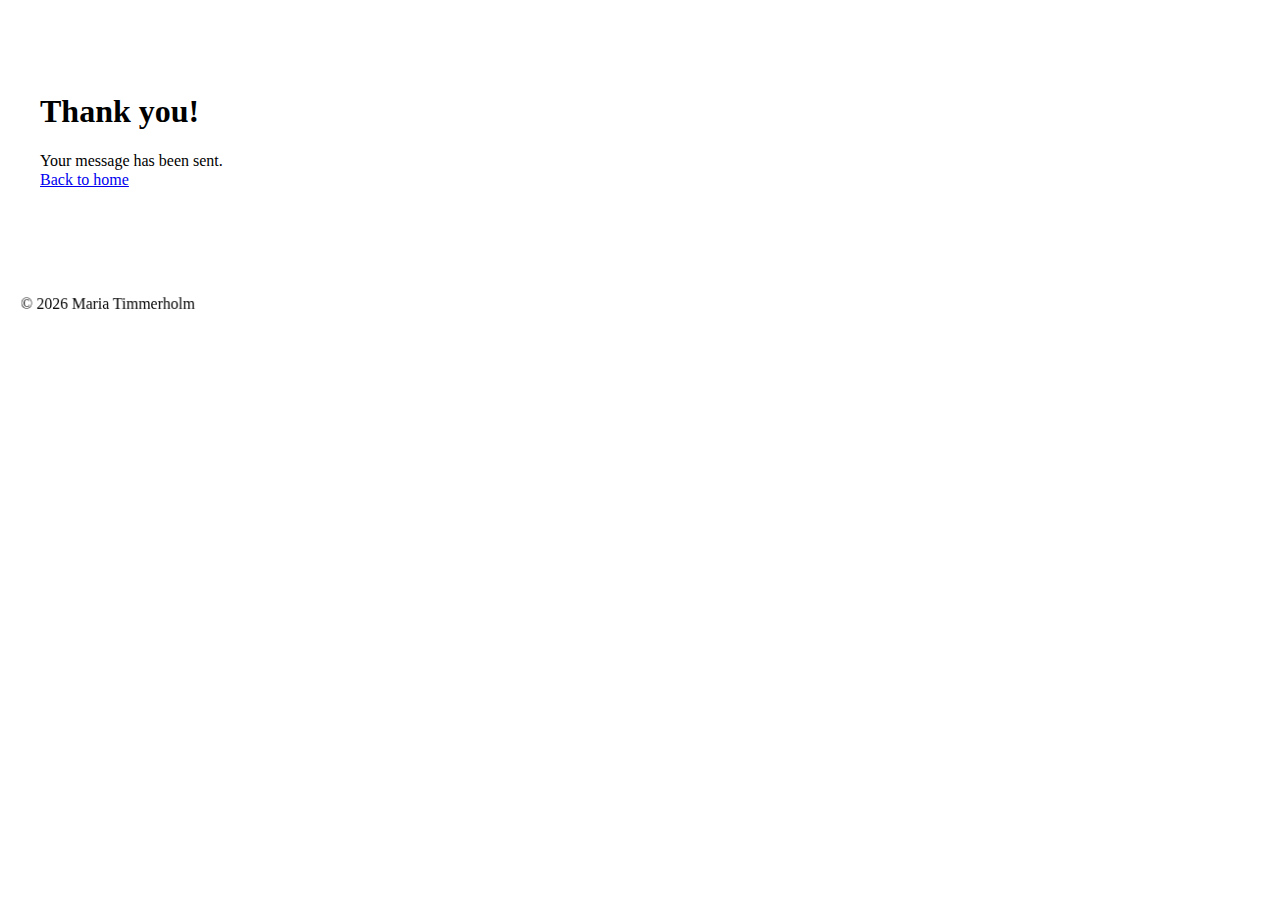
<file: thanks.html>
<!DOCTYPE html>
<html lang="en">
    <head>
        <meta charset="UTF-8">
        <meta name="viewport" content="width=device-width, initial-scale=1.0">
        <title>Thank you</title>
        <link href="style.css" rel="stylesheet">
    </head>
    <body>
        <main class="container text-center" style="padding: 4rem 2rem;">
            <h1>Thank you!</h1>
            <p>Your message has been sent.</p>
            <a href="index.html">Back to home</a>
        </main>
        <footer class="fade-in text-center border-top border-secondary delay-3 fade-section">
            <p>&copy; 2026 Maria Timmerholm</p>
        </footer>
        <script src="script.js"></script>
    </body>
</html>
</file>
<file: style.css>
/* === GRUNDSTILAR === */
body, {
  font-family: 'Inter', sans-serif;
  margin: 0;
  padding: 0;
  line-height: 1.6;
  border-radius: 12px;
  background-color: #FFEFD5; 
}

p {
  margin-top: 0.1em;   /* Minskar avstånd ovanför */
  margin-bottom: 0.1em; /* Minskar avstånd under */
  padding: 0;          /* Tar bort extra padding om det finns */
  font-size: 16px;
}

/* === HEADER === */
header {
  color: #000; /* vit text */
  text-align: center;
  padding: 1.5rem 0;
  border-radius: 12px;
}

nav a {
  color: #000;
  font-size: 1.5em;
  margin: 0 15px;
  border-radius: 12px;
  text-decoration: none;
  transition: color 0.3s ease;
}

nav a:hover {
  color: #FF0000;
}

/* === INNEHÅLLSRUTOR === */
main, .projects, .about, .contact, {
  background-color: none;
  color: #000; /* svart text */
  border-radius: 12px;
  max-width: 1000px;
  margin: 2rem auto;
  padding: 2rem;
  box-shadow: 0 4px 20px rgba(255, 255, 255, 0.1);
}

.accordion-button {
  background-color: #333;
  color: #fff;
  font-weight: 600;
  transition: all 0.3s ease;
}

.accordion-button:not(.collapsed) {
  background-color: #DCDCDC;
  color: #000;
  box-shadow: inset 0 -1px 0 rgba(0,0,0,0.1);
}

.accordion-item {
  border: none;
  margin-bottom: 1rem;
  border-radius: 12px;
  overflow: hidden;
  box-shadow: 0 4px 15px rgba(0,0,0,0.1);
}

/* === PROJECTS === */
.projects img {
  display: inline-block;
  border-radius: 8px;
  transition: all 0.3s ease;
  box-shadow: 0 4px 10px rgba(0, 0, 0, 0.15);
}

.projects a:hover img {
  background-color: #DCDCDC;
  transform: translateY(-3px);
  box-shadow: 0 6px 15px rgba(0, 0, 0, 0.25);
  filter: brightness(1.05);
  cursor: pointer;
}

/* === ANIMATIONER === */
@keyframes fadeInUp {
  0% {
    opacity: 0;
    transform: translateY(30px);
  }
  100% {
    opacity: 1;
    transform: translateY(0);
  }
}

.fade-in {
  opacity: 0;
  animation: fadeInUp 1s ease-out forwards;
}

/* === FADE-IN + ZOOM PÅ SCROLL === */
.fade-section {
  opacity: 0;
  transform: translateY(40px) scale(0.98); /* startar lite längre ner och lite mindre */
  transition: opacity 0.8s ease-out, transform 0.8s ease-out;
  will-change: opacity, transform; /* prestandaoptimering */
}

/* När sektionen syns */
.fade-section.visible {
  opacity: 1;
  transition: opacity 1s cubic-bezier(0.25, 0.1, 0.25, 1.05), 
            transform 1s cubic-bezier(0.25, 0.1, 0.25, 1.05);
}

.expertise-content {
  flex: 1;
}

.pitch {
  text-align: center;
  margin-top: 2rem;
}

.image-wrapper {
  position: relative;
  display: inline-block;
  text-align: center;
  overflow: hidden;
}

/* Bilden är 30 % av sin tidigare storlek */
.profile-image {
  width: 50%;
  height: auto;
  border-radius: 12px;
  transition: transform 0.3s ease, opacity 0.3s ease;
}

/* Overlay som täcker hela bilden */
.pdf-overlay {
  position: absolute;
  top: 0;
  left: 35%; /* centrerar overlay över den mindre bilden */
  width: 30%;
  height: 100%;
  display: flex;
  justify-content: center;
  align-items: center;
  background-color: rgba(0, 0, 0, 0.4);
  opacity: 0;
  transition: opacity 0.3s ease;
  border-radius: 12px;
}

/* Knappen visas vid hover */
.pdf-overlay .btn {
  border: none;
  padding: 10px 18px;
  border-radius: 8px;
  font-size: 0.9rem;
  transition: all 0.2s ease;
}

.pdf-overlay .btn:hover {
  background-color: rgba(0, 0, 0, 0.8);
  color: white;
}

/* Hover-effekt */
.image-wrapper:hover .pdf-overlay {
  opacity: 1;
}

.image-wrapper:hover .profile-image {
  transform: scale(1.03);
}

.gallery {
  max-width: 900px;
  margin: 8rem auto 4rem;
  padding: 0 1rem;
  text-align: center;
}

.gallery h2 {
  font-size: 2rem;
  margin-bottom: 2rem;
  color: #222;
}

.gallery-grid {
  display: flex;
  flex-direction: column;
  gap: 2rem; /* space between images */
  align-items: center;
}

.gallery-grid img {
  width: 100%;          /* full width of container */
  height: auto;         /* keep original aspect ratio */
  max-width: 800px;     /* don’t go too wide */
  border-radius: 12px;
  box-shadow: 0 4px 10px rgba(0, 0, 0, 0.08);
}

.packages-section .btn {
  min-width: 120px;
}

.packages-section .card {
  background: #fff;
  border: none;
  border-radius: 12px;
  box-shadow: 0 6px 20px rgba(0,0,0,0.08);
}

.packages-section img {
  max-height: 220px;
  object-fit: cover;
}

.social-links {
  margin-top: 2rem;
  text-align: center;
}

.social-links a {
  margin: 0 1rem;
  color: #333;
  text-decoration: none;
}

  ul {
      list-style-type: none; /* Tar bort prickarna */
      margin: 0;             /* Tar bort standardmarginal */
      padding: 0;            /* Tar bort standardpadding */
  }
</file>
<file: story.css>

</file>
